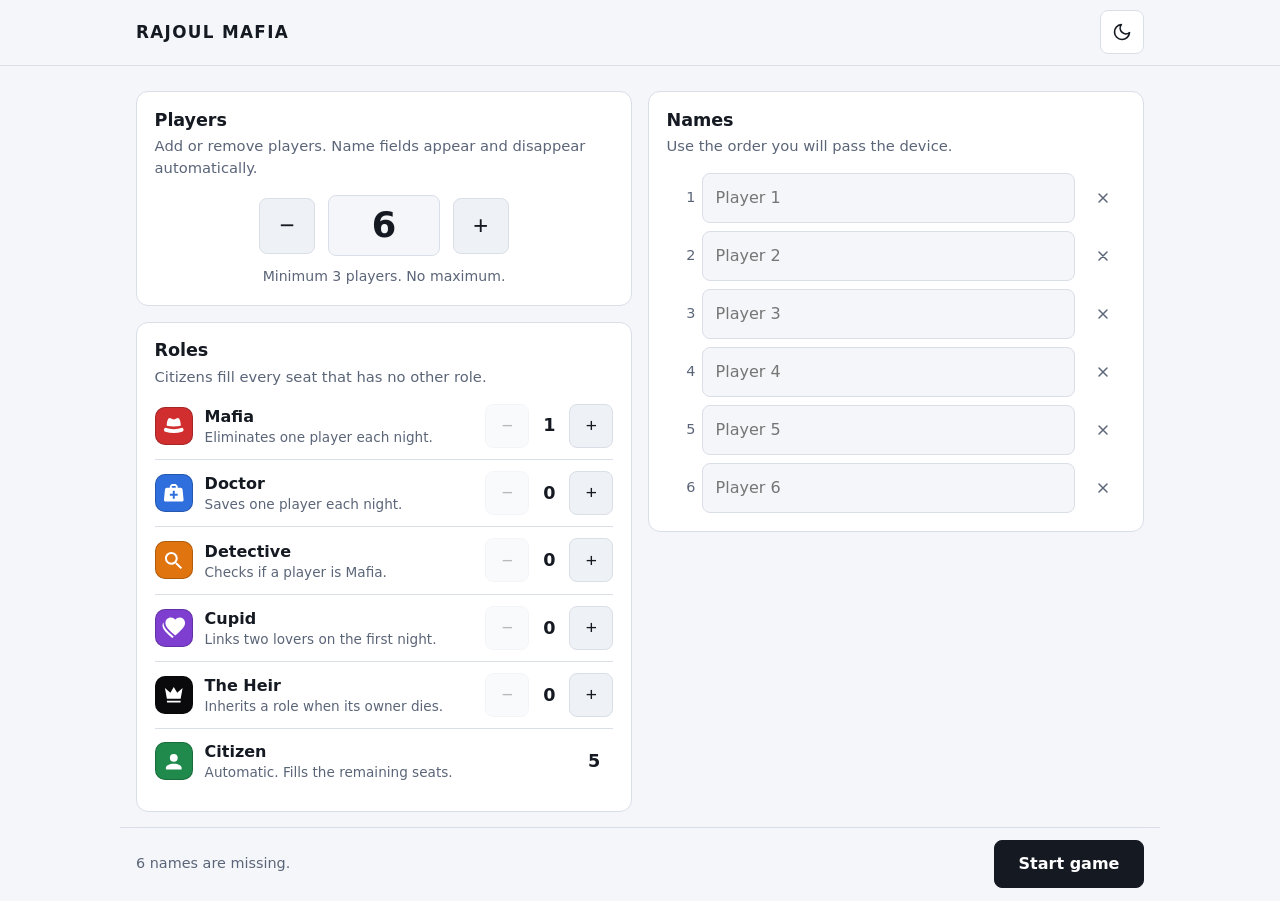
<file: index.html>
<!DOCTYPE html>
<html lang="en">
<head>
  <meta charset="UTF-8">
  <meta name="viewport" content="width=device-width, initial-scale=1, viewport-fit=cover">
  <meta name="theme-color" content="#0d1117">
  <meta name="mobile-web-app-capable" content="yes">
  <title>RAJOUL MAFIA</title>
  <link rel="icon" href="icons/icon-192.png">
  <link rel="manifest" href="manifest.webmanifest">
  <link rel="apple-touch-icon" href="icons/apple-touch-icon.png">
  <meta name="apple-mobile-web-app-capable" content="yes">
  <meta name="apple-mobile-web-app-title" content="RAJOUL MAFIA">
  <meta name="apple-mobile-web-app-status-bar-style" content="black-translucent">
  <script>
    // Apply the saved theme before first paint to avoid a flash
    (function () {
      var t = null;
      try { t = localStorage.getItem('mafia-theme'); } catch (e) {}
      if (t !== 'light' && t !== 'dark') {
        t = (window.matchMedia && window.matchMedia('(prefers-color-scheme: light)').matches) ? 'light' : 'dark';
      }
      document.documentElement.setAttribute('data-theme', t);
    })();
  </script>
  <link rel="stylesheet" href="style.css">
</head>
<body>
  <header class="topbar">
    <div class="topbar-inner">
      <h1 class="brand">RAJOUL MAFIA</h1>
      <div class="topbar-actions">
        <button type="button" id="add-player-btn" class="btn small" hidden>Add player</button>
        <button type="button" id="theme-toggle" class="icon-btn" aria-label="Switch theme"></button>
      </div>
    </div>
  </header>

  <main class="app">

    <!-- SETUP: everything on one page -->
    <section id="screen-setup" class="screen">
      <div class="setup-grid">
        <div class="col">
          <div class="card">
            <h2>Players</h2>
            <p class="sub">Add or remove players. Name fields appear and disappear automatically.</p>
            <div class="stepper">
              <button type="button" id="count-minus" class="step-btn" aria-label="Remove a player">−</button>
              <input id="count-input" type="number" min="3" step="1" inputmode="numeric" aria-label="Total players">
              <button type="button" id="count-plus" class="step-btn" aria-label="Add a player">+</button>
            </div>
            <p class="note" id="count-note">Minimum 3 players. No maximum.</p>
          </div>

          <div class="card">
            <h2>Roles</h2>
            <p class="sub">Citizens fill every seat that has no other role.</p>
            <div id="roles-list" class="roles-list"></div>
            <div class="messages" id="roles-messages" aria-live="polite"></div>
          </div>
        </div>

        <div class="col">
          <div class="card">
            <h2>Names</h2>
            <p class="sub">Use the order you will pass the device.</p>
            <div id="names-list" class="names-list"></div>
          </div>
        </div>
      </div>

      <div class="startbar">
        <div class="startbar-inner">
          <p id="status-text" class="status" aria-live="polite"></p>
          <button type="button" id="start-game" class="btn primary">Start game</button>
        </div>
      </div>
    </section>

    <!-- PASS -->
    <section id="screen-pass" class="screen center" hidden>
      <div class="center-inner">
        <p class="progress-label" id="progress-text"></p>
        <div class="progress"><div class="progress-bar" id="progress-bar"></div></div>
        <p class="pass-small">Pass to</p>
        <h2 class="pass-name" id="pass-name"></h2>
        <p class="note">Make sure only this player can see the screen.</p>
        <div class="actions">
          <button type="button" id="reveal-btn" class="btn primary big">Reveal role</button>
        </div>
      </div>
    </section>

    <!-- ROLE (content only exists while visible) -->
    <section id="screen-reveal" class="screen center" hidden>
      <div class="center-inner">
        <p class="progress-label" id="reveal-progress"></p>
        <div id="role-card-slot"></div>
        <div class="actions">
          <button type="button" id="next-btn" class="btn primary big">Next</button>
        </div>
      </div>
    </section>

    <!-- END -->
    <section id="screen-end" class="screen" hidden>
      <div class="end-head">
        <h2>All roles are handed out</h2>
        <p class="sub">Narrator: press and hold a card to see that player’s role. Release to hide it.</p>
      </div>
      <div id="legend" class="legend"></div>
      <div id="players-grid" class="players-grid"></div>
      <div class="actions row">
        <button type="button" id="edit-btn" class="btn big">Edit players and roles</button>
        <button type="button" id="replay-btn" class="btn primary big">Replay with same setup</button>
      </div>
    </section>

  </main>

  <!-- Add player while revealing roles -->
  <div id="add-modal" class="modal-backdrop" hidden>
    <div class="modal" role="dialog" aria-modal="true" aria-labelledby="add-title">
      <h2 id="add-title">Add a player</h2>
      <p class="sub">Players who already saw their role keep it. The remaining roles are shuffled again.</p>
      <input id="add-name" type="text" maxlength="30" autocomplete="off" placeholder="Player name" aria-label="New player name">
      <p id="add-error" class="msg error" hidden></p>
      <div class="actions row">
        <button type="button" id="add-cancel" class="btn">Cancel</button>
        <button type="button" id="add-confirm" class="btn primary">Add player</button>
      </div>
    </div>
  </div>

  <!-- Install prompt: shown only the first time -->
  <div id="install-banner" class="install-banner" role="dialog" aria-labelledby="install-title" hidden>
    <div class="install-text">
      <strong id="install-title">Install RAJOUL MAFIA</strong>
      <p id="install-desc"></p>
    </div>
    <div class="install-actions">
      <button type="button" id="install-dismiss" class="btn small">Not now</button>
      <button type="button" id="install-btn" class="btn small primary">Install</button>
    </div>
  </div>

  <div id="toast" class="toast" role="status" aria-live="polite"></div>

  <script src="icons.js"></script>
  <script src="script.js"></script>
  <script>
    // Offline support (needs https or localhost; skipped when opened as a plain file)
    if ("serviceWorker" in navigator && /^https?:$/.test(location.protocol)) {
      window.addEventListener("load", function () { navigator.serviceWorker.register("sw.js").catch(function () {}); });
    }
  </script>
</body>
</html>
</file>
<file: style.css>
/* ============ Tokens ============ */
:root {
  --font: system-ui, -apple-system, "Segoe UI", Roboto, "Helvetica Neue", Arial, sans-serif;
  --radius: 12px;
  --radius-sm: 8px;
  --ease: 0.2s ease;
  --pad: 1rem;

  /* Role colors (same in both themes) */
  --c-mafia: #d12f2f;
  --c-citizen: #1f8a4c;
  --c-doctor: #2f6fdd;
  --c-cupid: #7e3fd0;
  --c-detective: #e0740f;
  --c-heir: #0a0a0c;
}

:root[data-theme="dark"] {
  color-scheme: dark;
  --bg: #0d1117;
  --surface: #151b23;
  --surface-2: #1d2530;
  --border: #2a3340;
  --text: #e8ebf0;
  --muted: #8d97a8;
  --btn-bg: #e8ebf0;
  --btn-ink: #0d1117;
  --danger: #ff7b72;
  --warn: #e3b341;
  --ring: rgba(255, 255, 255, 0.4);
  --shadow: 0 12px 32px rgba(0, 0, 0, 0.5);
}

:root[data-theme="light"] {
  color-scheme: light;
  --bg: #f4f6f9;
  --surface: #ffffff;
  --surface-2: #eef1f5;
  --border: #d9dee7;
  --text: #151a22;
  --muted: #5b6578;
  --btn-bg: #151a22;
  --btn-ink: #ffffff;
  --danger: #c62828;
  --warn: #8a5a00;
  --ring: rgba(0, 0, 0, 0.22);
  --shadow: 0 12px 28px rgba(21, 26, 34, 0.14);
}

[data-role="mafia"]     { --role: var(--c-mafia); }
[data-role="citizen"]   { --role: var(--c-citizen); }
[data-role="doctor"]    { --role: var(--c-doctor); }
[data-role="cupid"]     { --role: var(--c-cupid); }
[data-role="detective"] { --role: var(--c-detective); }
[data-role="heir"]      { --role: var(--c-heir); }

/* ============ Base ============ */
*, *::before, *::after { box-sizing: border-box; }
[hidden] { display: none !important; }
html { -webkit-text-size-adjust: 100%; text-size-adjust: 100%; }

body {
  margin: 0;
  min-height: 100vh;
  min-height: 100dvh;
  padding-left: env(safe-area-inset-left, 0px);
  padding-right: env(safe-area-inset-right, 0px);
  background: var(--bg);
  color: var(--text);
  font-family: var(--font);
  font-size: 1rem;
  line-height: 1.5;
  -webkit-font-smoothing: antialiased;
  -webkit-tap-highlight-color: transparent;
  transition: background var(--ease), color var(--ease);
}
button { touch-action: manipulation; }
h1, h2 { margin: 0; line-height: 1.25; }
h2 { font-size: 1.1rem; font-weight: 650; letter-spacing: -0.005em; }
:focus-visible { outline: 2px solid var(--text); outline-offset: 2px; }

.sub  { margin: 0.2rem 0 1rem; color: var(--muted); font-size: 0.92rem; }
.note { margin: 0.6rem 0 0; color: var(--muted); font-size: 0.88rem; }

/* ============ Header ============ */
.topbar {
  position: sticky; top: 0; z-index: 20;
  padding-top: env(safe-area-inset-top, 0px);
  background: color-mix(in srgb, var(--bg) 88%, transparent);
  -webkit-backdrop-filter: blur(8px);
  backdrop-filter: blur(8px);
  border-bottom: 1px solid var(--border);
}
.topbar-inner {
  max-width: 1040px; margin: 0 auto;
  padding: 0.65rem var(--pad);
  display: flex; align-items: center; justify-content: space-between; gap: 0.8rem;
}
.brand { font-size: 1.05rem; font-weight: 800; letter-spacing: 0.08em; white-space: nowrap; }
.topbar-actions { display: flex; align-items: center; gap: 0.5rem; }

.app { max-width: 1040px; margin: 0 auto; padding: 1.1rem var(--pad) 2rem; }

/* ============ Buttons ============ */
.btn {
  appearance: none;
  display: inline-flex; align-items: center; justify-content: center;
  min-height: 48px;
  padding: 0.7rem 1.2rem;
  border: 1px solid var(--border);
  border-radius: var(--radius-sm);
  background: var(--surface);
  color: var(--text);
  font: inherit; font-weight: 600;
  cursor: pointer;
  transition: background var(--ease), transform 0.08s ease, filter var(--ease);
}
.btn:hover:not(:disabled) { background: var(--surface-2); }
.btn:active:not(:disabled) { transform: scale(0.98); }
.btn.primary { background: var(--btn-bg); color: var(--btn-ink); border-color: var(--btn-bg); }
.btn.primary:hover:not(:disabled) { background: var(--btn-bg); filter: brightness(1.12); }
.btn.small { min-height: 44px; padding: 0.4rem 0.9rem; font-size: 0.92rem; white-space: nowrap; }
.btn.big { min-height: 60px; font-size: 1.1rem; width: 100%; }
.btn:disabled { opacity: 0.45; cursor: not-allowed; }

.icon-btn {
  appearance: none;
  width: 44px; height: 44px;
  display: grid; place-items: center;
  border: 1px solid var(--border);
  border-radius: var(--radius-sm);
  background: var(--surface);
  color: var(--text);
  cursor: pointer;
}
.icon-btn:hover { background: var(--surface-2); }
.icon-btn svg { width: 20px; height: 20px; }

.actions { display: flex; flex-direction: column; gap: 0.7rem; margin-top: 1.4rem; }
.actions.row { flex-direction: row; }
.actions.row .btn { flex: 1; }

/* ============ Icon badge (Iconify icons) ============ */
.badge {
  --s: 38px;
  flex: none;
  display: grid; place-items: center;
  width: var(--s); height: var(--s);
  border-radius: 10px;
  background: var(--role, var(--muted));
  color: #fff;
  box-shadow: inset 0 0 0 1px var(--ring);
}
.badge svg { width: 62%; height: 62%; }
.badge.big  { --s: 72px; border-radius: 50%; margin: 0 auto 0.9rem; }
.badge.tiny { --s: 22px; border-radius: 6px; }
.badge.mini { --s: 28px; border-radius: 8px; }

/* ============ Setup ============ */
.setup-grid { display: grid; gap: 1rem; grid-template-columns: 1fr; align-items: start; }
.col { display: flex; flex-direction: column; gap: 1rem; min-width: 0; }
.card {
  background: var(--surface);
  border: 1px solid var(--border);
  border-radius: var(--radius);
  padding: 1.1rem;
}

.stepper { display: flex; align-items: center; justify-content: center; gap: 0.8rem; }
.step-btn {
  appearance: none;
  width: 56px; height: 56px; flex: none;
  border: 1px solid var(--border);
  border-radius: var(--radius-sm);
  background: var(--surface-2);
  color: var(--text);
  font-size: 1.6rem; line-height: 1;
  cursor: pointer;
  transition: background var(--ease), transform 0.08s ease;
}
.step-btn:hover:not(:disabled) { background: var(--border); }
.step-btn:active:not(:disabled) { transform: scale(0.95); }
.step-btn:disabled { opacity: 0.35; cursor: not-allowed; }
#count-input {
  width: 7rem; min-width: 0;
  text-align: center;
  font: inherit; font-size: 2.2rem; font-weight: 700;
  color: var(--text);
  background: var(--bg);
  border: 1px solid var(--border);
  border-radius: var(--radius-sm);
  padding: 0.2rem 0.3rem;
  -moz-appearance: textfield;
}
#count-input::-webkit-outer-spin-button,
#count-input::-webkit-inner-spin-button { -webkit-appearance: none; margin: 0; }
#count-note { text-align: center; }

/* Roles */
.roles-list { display: flex; flex-direction: column; }
.role-row {
  display: flex; align-items: center; gap: 0.75rem;
  padding: 0.7rem 0;
  border-top: 1px solid var(--border);
}
.role-row:first-child { border-top: 0; padding-top: 0; }
.role-info { flex: 1; min-width: 0; }
.role-info strong { display: block; font-weight: 650; }
.role-info span { display: block; color: var(--muted); font-size: 0.85rem; line-height: 1.3; }
.counter { display: flex; align-items: center; gap: 0.3rem; flex: none; }
.counter button {
  appearance: none;
  width: 44px; height: 44px;
  border: 1px solid var(--border);
  border-radius: var(--radius-sm);
  background: var(--surface-2);
  color: var(--text);
  font-size: 1.2rem; line-height: 1;
  cursor: pointer;
}
.counter button:hover:not(:disabled) { background: var(--border); }
.counter button:disabled { opacity: 0.3; cursor: not-allowed; }
.counter output { min-width: 1.9rem; text-align: center; font-weight: 700; font-size: 1.1rem; font-variant-numeric: tabular-nums; }
.counter.static output { padding-right: 0.5rem; }

.messages { margin-top: 0.8rem; display: flex; flex-direction: column; gap: 0.4rem; }
.messages:empty { display: none; }
.msg { margin: 0; padding-left: 0.7rem; border-left: 3px solid currentColor; font-size: 0.9rem; }
.msg.error { color: var(--danger); }
.msg.warn { color: var(--warn); }

/* Names */
.names-list { display: flex; flex-direction: column; gap: 0.5rem; }
.name-row { display: flex; align-items: center; gap: 0.4rem; }
.name-row .num { width: 1.8rem; flex: none; text-align: right; color: var(--muted); font-size: 0.9rem; font-variant-numeric: tabular-nums; }
.name-row input {
  flex: 1; min-width: 0;
  font: inherit; font-size: 1rem;
  color: var(--text);
  background: var(--bg);
  border: 1px solid var(--border);
  border-radius: var(--radius-sm);
  padding: 0.75rem 0.8rem;
  min-height: 48px;
  transition: border-color var(--ease);
}
.name-row input:focus { border-color: var(--text); outline: none; }
.name-row input.invalid { border-color: var(--danger); }
.row-remove {
  appearance: none;
  width: 44px; height: 44px; flex: none;
  display: grid; place-items: center;
  border: 0; border-radius: var(--radius-sm);
  background: transparent; color: var(--muted);
  cursor: pointer;
}
.row-remove:hover:not(:disabled) { background: var(--surface-2); color: var(--text); }
.row-remove:disabled { opacity: 0.25; cursor: not-allowed; }
.row-remove svg { width: 16px; height: 16px; }

/* Sticky start bar */
.startbar {
  position: sticky; bottom: 0; z-index: 10;
  margin: 1rem calc(-1 * var(--pad)) -2rem;
  padding: 0.75rem var(--pad) calc(0.75rem + env(safe-area-inset-bottom, 0px));
  background: color-mix(in srgb, var(--bg) 92%, transparent);
  -webkit-backdrop-filter: blur(8px);
  backdrop-filter: blur(8px);
  border-top: 1px solid var(--border);
}
.startbar-inner { max-width: 1040px; margin: 0 auto; display: flex; align-items: center; gap: 0.9rem; }
.status { flex: 1; margin: 0; font-size: 0.9rem; color: var(--muted); line-height: 1.35; }
.status.error { color: var(--danger); }
.startbar .btn { min-width: 150px; }

/* ============ Pass / Reveal ============ */
.screen.center {
  display: flex; justify-content: center; align-items: center;
  min-height: calc(100vh - 150px);
  min-height: calc(100dvh - 150px);
}
.center-inner { width: 100%; max-width: 440px; text-align: center; }
.progress-label { margin: 0 0 0.6rem; color: var(--muted); font-size: 0.9rem; font-variant-numeric: tabular-nums; }
.progress { height: 4px; background: var(--surface-2); border-radius: 99px; overflow: hidden; margin-bottom: 3rem; }
.progress-bar { height: 100%; width: 0; background: var(--text); transition: width 0.4s ease; }
.pass-small { margin: 0; color: var(--muted); font-size: 1.05rem; }
.pass-name { margin: 0.2rem 0 0.8rem; font-size: clamp(2.2rem, 11vw, 3.6rem); font-weight: 750; letter-spacing: -0.02em; overflow-wrap: anywhere; }

/* Role card: colored border, almost no background tint
   (so the screen does not reflect color into other players' glasses) */
.role-card {
  margin: 0.6rem auto 0;
  padding: 1.8rem 1.4rem 1.6rem;
  background: var(--surface);
  background: color-mix(in srgb, var(--role) 4%, var(--surface));
  color: var(--text);
  border: 4px solid var(--role);
  border-radius: 20px;
  box-shadow: var(--shadow);
  animation: flip-in 0.55s ease both;
}
:root[data-theme="dark"] .role-card[data-role="heir"],
:root[data-theme="dark"] .player-card.revealed[data-role="heir"] {
  outline: 1px solid var(--ring);
  outline-offset: 2px;
}
.role-card .kicker { margin: 0; font-size: 0.9rem; color: var(--muted); }
.role-card .role-name { margin: 0.25rem 0 0.9rem; font-size: clamp(2rem, 9.5vw, 2.8rem); font-weight: 780; letter-spacing: -0.02em; line-height: 1.1; }
.role-card .role-desc { margin: 0; font-size: 1rem; color: var(--text); opacity: 0.9; }
.role-card .team { margin-top: 1.3rem; padding-top: 1rem; border-top: 1px solid var(--border); }
.role-card .team p { margin: 0 0 0.6rem; font-size: 0.9rem; color: var(--muted); }
.role-card .team ul { list-style: none; margin: 0; padding: 0; display: flex; flex-wrap: wrap; gap: 0.4rem; justify-content: center; }
.role-card .team li { border: 2px solid var(--role); border-radius: 99px; padding: 0.2rem 0.85rem; font-weight: 600; }

@keyframes flip-in {
  from { transform: perspective(900px) rotateY(-90deg); opacity: 0; }
  to   { transform: perspective(900px) rotateY(0); opacity: 1; }
}

/* ============ End ============ */
.end-head { max-width: 640px; }
.end-head h2 { font-size: 1.5rem; font-weight: 700; }
.legend { display: flex; flex-wrap: wrap; gap: 0.5rem; margin: 0.4rem 0 1.2rem; }
.chip {
  display: inline-flex; align-items: center; gap: 0.45rem;
  background: var(--surface); border: 1px solid var(--border);
  border-radius: 99px; padding: 0.25rem 0.8rem 0.25rem 0.3rem;
  font-size: 0.9rem; font-weight: 600;
}

.players-grid { display: grid; gap: 0.7rem; grid-template-columns: repeat(2, 1fr); }
.player-card {
  appearance: none;
  position: relative;
  min-height: 104px;
  display: flex; flex-direction: column; justify-content: center; align-items: center; gap: 0.2rem;
  padding: 0.8rem;
  text-align: center;
  font: inherit;
  color: var(--text);
  background: var(--surface);
  border: 3px solid var(--border);
  border-radius: var(--radius);
  cursor: pointer;
  user-select: none; -webkit-user-select: none;
  -webkit-touch-callout: none;
  touch-action: manipulation;
  transition: background 0.12s ease, border-color 0.12s ease;
}
.player-card .pc-icon { position: absolute; top: 0.45rem; right: 0.45rem; }
.player-card .pc-name { font-weight: 700; font-size: 1.05rem; overflow-wrap: anywhere; }
.player-card .pc-role { font-size: 0.85rem; color: var(--muted); min-height: 1.3em; }
.player-card.revealed {
  border-color: var(--role);
  background: var(--surface);
  background: color-mix(in srgb, var(--role) 4%, var(--surface));
}
.player-card.revealed .pc-role { color: var(--text); font-weight: 700; }

/* ============ Modal + toast ============ */
.modal-backdrop {
  position: fixed; inset: 0; z-index: 50;
  background: rgba(5, 8, 12, 0.7);
  display: grid; place-items: center; padding: 1rem;
}
.modal {
  width: 100%; max-width: 420px;
  background: var(--surface);
  border: 1px solid var(--border);
  border-radius: var(--radius);
  padding: 1.3rem;
  box-shadow: var(--shadow);
}
.modal input {
  width: 100%; font: inherit; font-size: 1rem; color: var(--text);
  background: var(--bg); border: 1px solid var(--border);
  border-radius: var(--radius-sm); padding: 0.8rem 0.9rem; min-height: 50px;
}
.modal input:focus { border-color: var(--text); outline: none; }
.modal .msg { margin-top: 0.6rem; }
.modal .actions { margin-top: 1.1rem; }

.toast {
  position: fixed; left: 50%; bottom: calc(1.2rem + env(safe-area-inset-bottom, 0px)); z-index: 60;
  transform: translate(-50%, 20px);
  max-width: calc(100% - 2rem);
  background: var(--btn-bg); color: var(--btn-ink);
  padding: 0.7rem 1.1rem; border-radius: var(--radius-sm);
  font-size: 0.92rem; font-weight: 600; text-align: center;
  opacity: 0; pointer-events: none;
  transition: opacity 0.2s ease, transform 0.2s ease;
}
.toast.show { opacity: 1; transform: translate(-50%, 0); }

/* ============ Install banner ============ */
.install-banner {
  position: fixed; z-index: 45;
  left: 50%; transform: translateX(-50%);
  bottom: calc(0.8rem + env(safe-area-inset-bottom, 0px));
  width: calc(100% - 1.6rem); max-width: 520px;
  display: flex; align-items: center; gap: 0.9rem; flex-wrap: wrap;
  background: var(--surface);
  border: 1px solid var(--border);
  border-radius: var(--radius);
  padding: 0.9rem 1rem;
  box-shadow: var(--shadow);
}
.install-text { flex: 1 1 220px; min-width: 0; }
.install-text strong { display: block; }
.install-text p { margin: 0.15rem 0 0; color: var(--muted); font-size: 0.88rem; line-height: 1.35; }
.install-actions { display: flex; gap: 0.5rem; margin-left: auto; }
@media (max-width: 420px) {
  .install-actions { width: 100%; }
  .install-actions .btn { flex: 1; }
}

/* ============ Tablets and desktop ============ */
@media (min-width: 560px) {
  .players-grid { grid-template-columns: repeat(3, 1fr); }
}
@media (min-width: 900px) {
  .app { padding-top: 1.6rem; }
  .setup-grid { grid-template-columns: 1fr 1fr; }
  .players-grid { grid-template-columns: repeat(4, 1fr); }
}

/* ============ Phones (portrait) ============ */
@media (max-width: 600px) {
  :root { --pad: 0.85rem; }
  .brand { font-size: 0.98rem; letter-spacing: 0.06em; }
  .card { padding: 1rem 0.9rem; }
  .app { padding-top: 0.9rem; }

  .role-info span { font-size: 0.8rem; }
  .badge { --s: 36px; }

  .progress { margin-bottom: 2.2rem; }
  .role-card { padding: 1.5rem 1.1rem 1.4rem; border-width: 4px; }
  .badge.big { --s: 64px; margin-bottom: 0.7rem; }

  /* stack end buttons for thumbs */
  .actions.row.end-actions, #screen-end .actions.row { flex-direction: column; }

  /* modal becomes a bottom sheet */
  .modal-backdrop { place-items: end center; padding: 0; }
  .modal {
    max-width: none;
    border-radius: 18px 18px 0 0;
    border-bottom: 0;
    padding: 1.2rem var(--pad) calc(1.2rem + env(safe-area-inset-bottom, 0px));
  }
}

/* Small phones */
@media (max-width: 420px) {
  .role-info span { display: none; }
  .startbar-inner { flex-wrap: wrap; gap: 0.5rem; }
  .status { flex-basis: 100%; }
  .startbar .btn { width: 100%; }
  .step-btn { width: 52px; height: 52px; }
  #count-input { width: 6rem; font-size: 2rem; }
}
@media (max-width: 340px) {
  .brand { font-size: 0.88rem; letter-spacing: 0.04em; }
  .btn.small { padding: 0.4rem 0.6rem; font-size: 0.85rem; }
  .counter button { width: 40px; height: 40px; }
}

/* Phones in landscape: keep everything reachable without scrolling */
@media (max-height: 520px) and (orientation: landscape) {
  .screen.center { min-height: auto; align-items: flex-start; padding-top: 0.5rem; }
  .progress { margin-bottom: 1rem; }
  .pass-name { font-size: 2.2rem; }
  .role-card { padding: 1rem 1.2rem; }
  .badge.big { --s: 48px; margin-bottom: 0.4rem; }
  .role-card .role-name { margin-bottom: 0.5rem; }
  .actions { margin-top: 0.9rem; }
  .btn.big { min-height: 52px; }
  .players-grid { grid-template-columns: repeat(4, 1fr); }
}

@media (prefers-reduced-motion: reduce) {
  *, *::before, *::after { animation: none !important; transition: none !important; }
}
</file>
